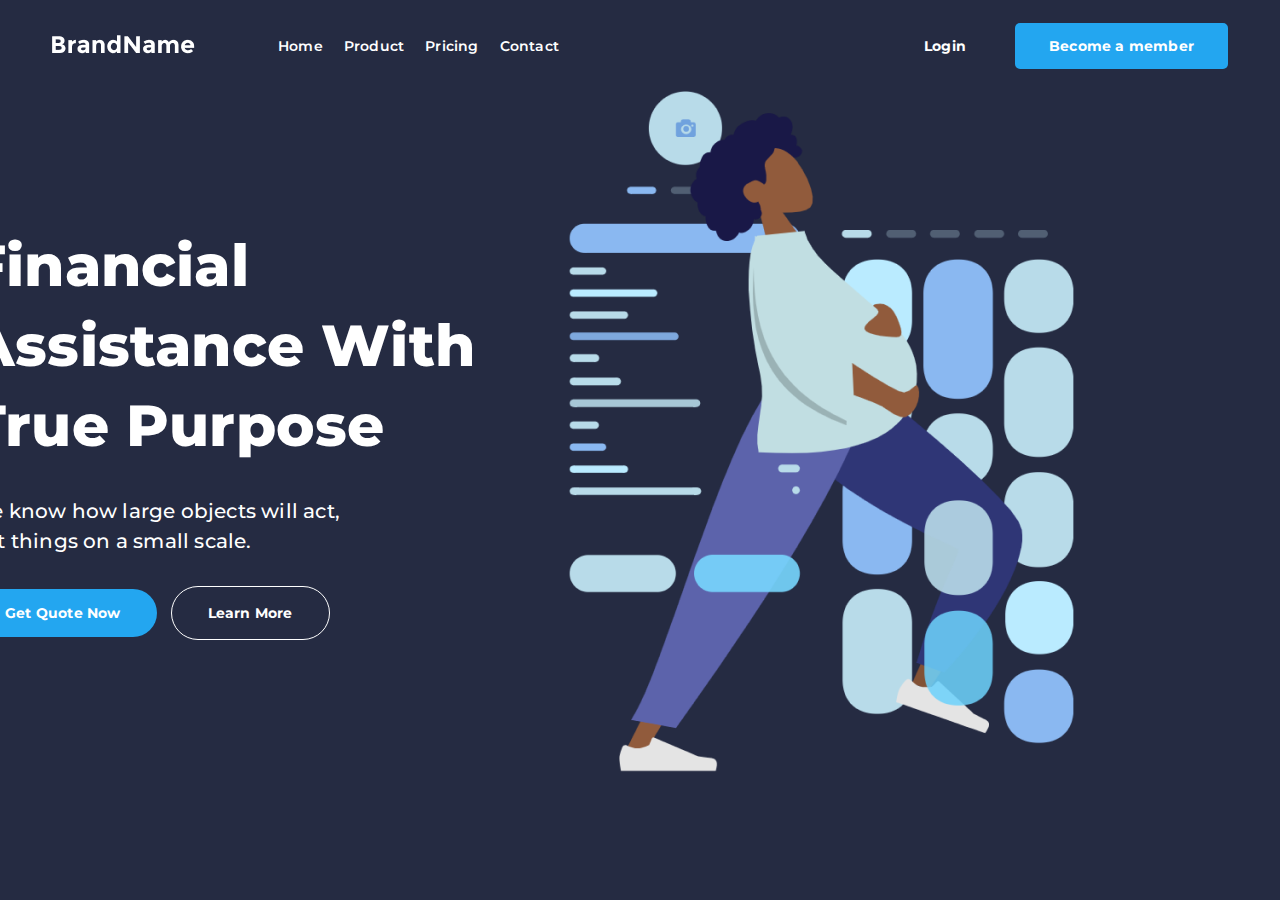
<file: index.html>
<!DOCTYPE html>
<html lang="en">

<head>
    <meta charset="UTF-8">
    <meta http-equiv="X-UA-Compatible" content="IE=edge">
    <meta name="viewport" content="width=device-width, initial-scale=1.0">
    <title>Financial</title>
    <link href="https://fonts.googleapis.com/css?family=Montserrat:500,600,700,800" rel="stylesheet" />
    <link rel="stylesheet" href="css/reset.css">
    <link rel="stylesheet" href="css/style.css">
</head>

<body>

    <header class="header">
        <div class="container">
            <div class="header__inner">
                <a class="logo" href=""><img class="logo__img" src="image/BrandName.png" alt=""></a>

                <nav class="menu">
                    <ul class="menu__list">
                        <li class="menu__item"><a class="menu__list-link" href="#">Home</a></li>
                        <li class="menu__item"><a class="menu__list-link" href="#">Product</a></li>
                        <li class="menu__item"><a class="menu__list-link" href="#">Pricing</a></li>
                        <li class="menu__item"><a class="menu__list-link" href="#">Contact</a></li>
                    </ul>
                </nav>

                <div class="menu__bar">
                    <a href="" class="login__bar">Login</a>
                    <a href="" class="join__bar">Become a member</a>
                </div>

            </div>
        </div>

    </header>

    <div class="top">
        <div class="container">
            <div class="top__inner">
                <div class="top__inside">

                    <h1 class="top__title">
                        Financial <br> Assistance With <br> True Purpose
                    </h1>

                    <p class="top__text">
                        We know how large objects will act,<br>
                        but things on a small scale.
                    </p>

                    <div class="top__navigate">
                        <button class="top-link">Get Quote Now</button>
                        <button class="top__link-more">Learn More</button>
                    </div>
                </div>
                <img class="top__big-image" src="image/big__image.png" alt="">
            </div>
        </div>

    </div>



</body>

</html>
</file>
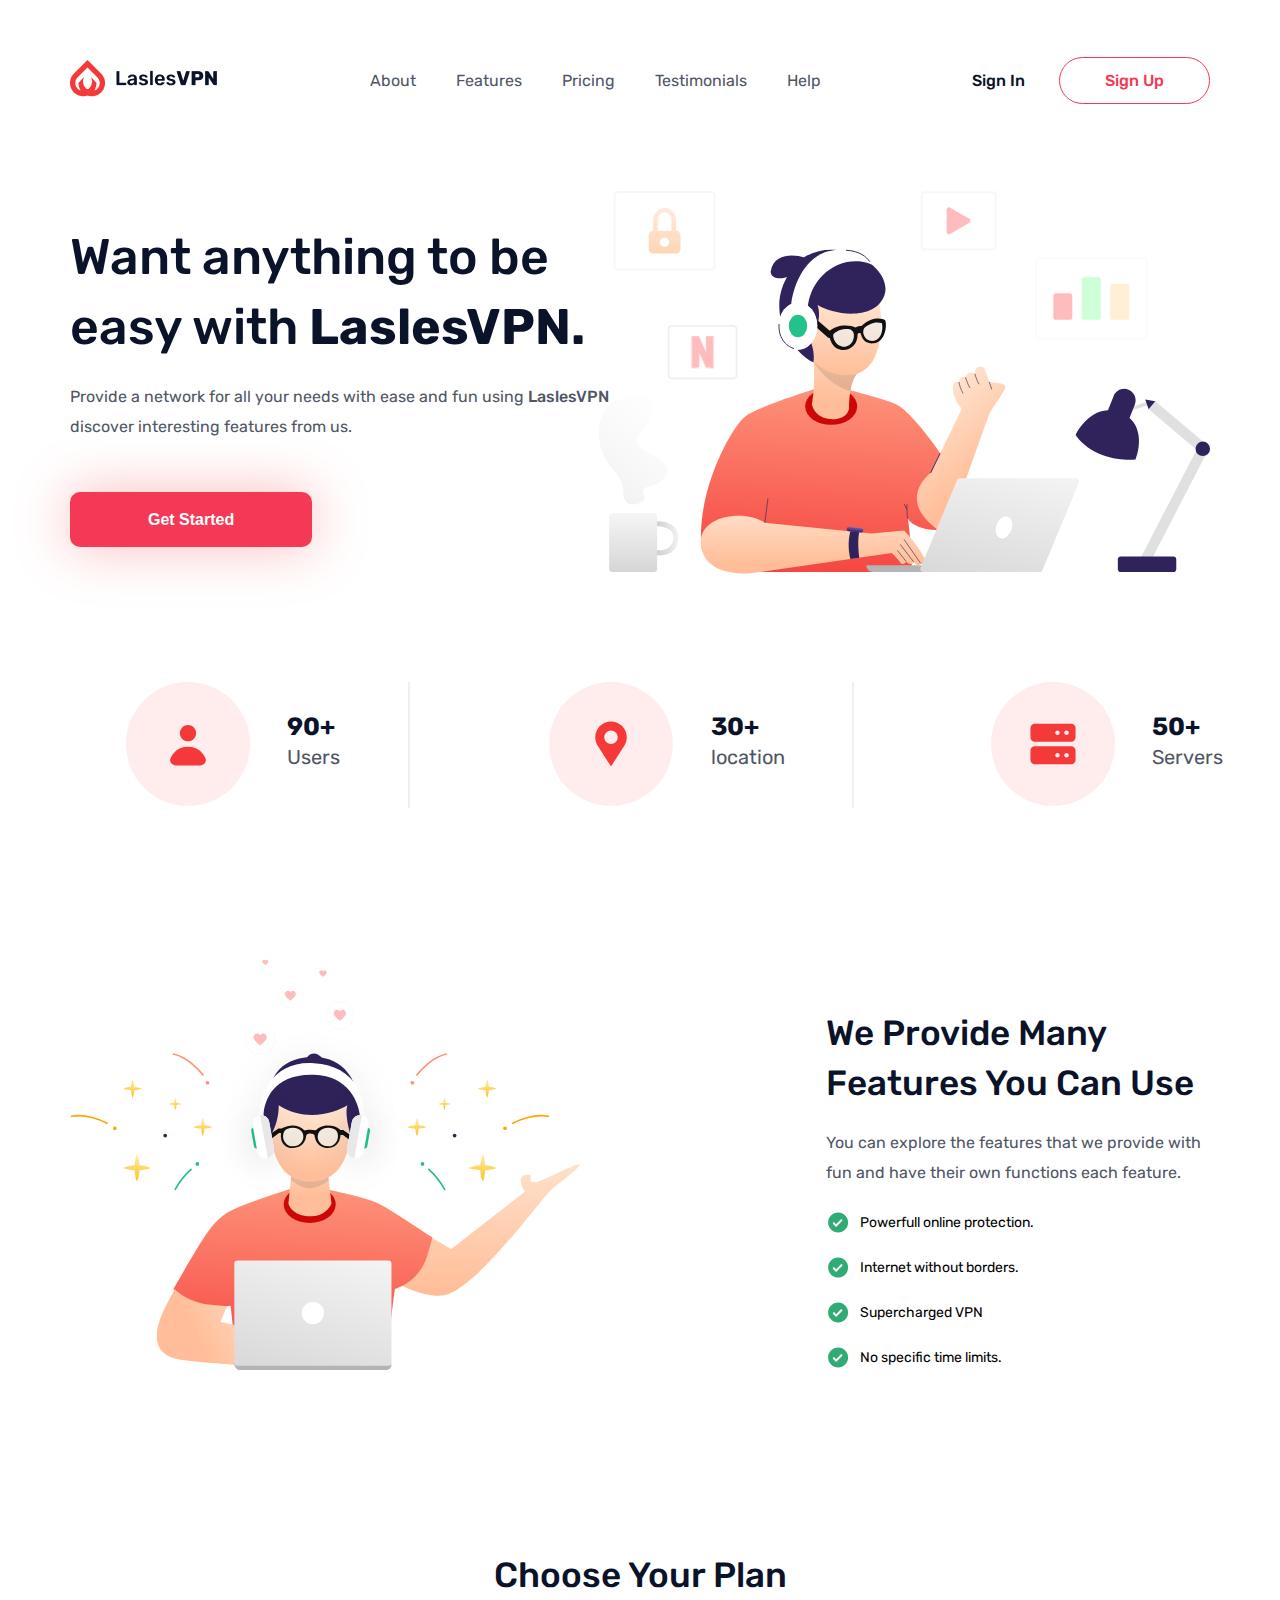
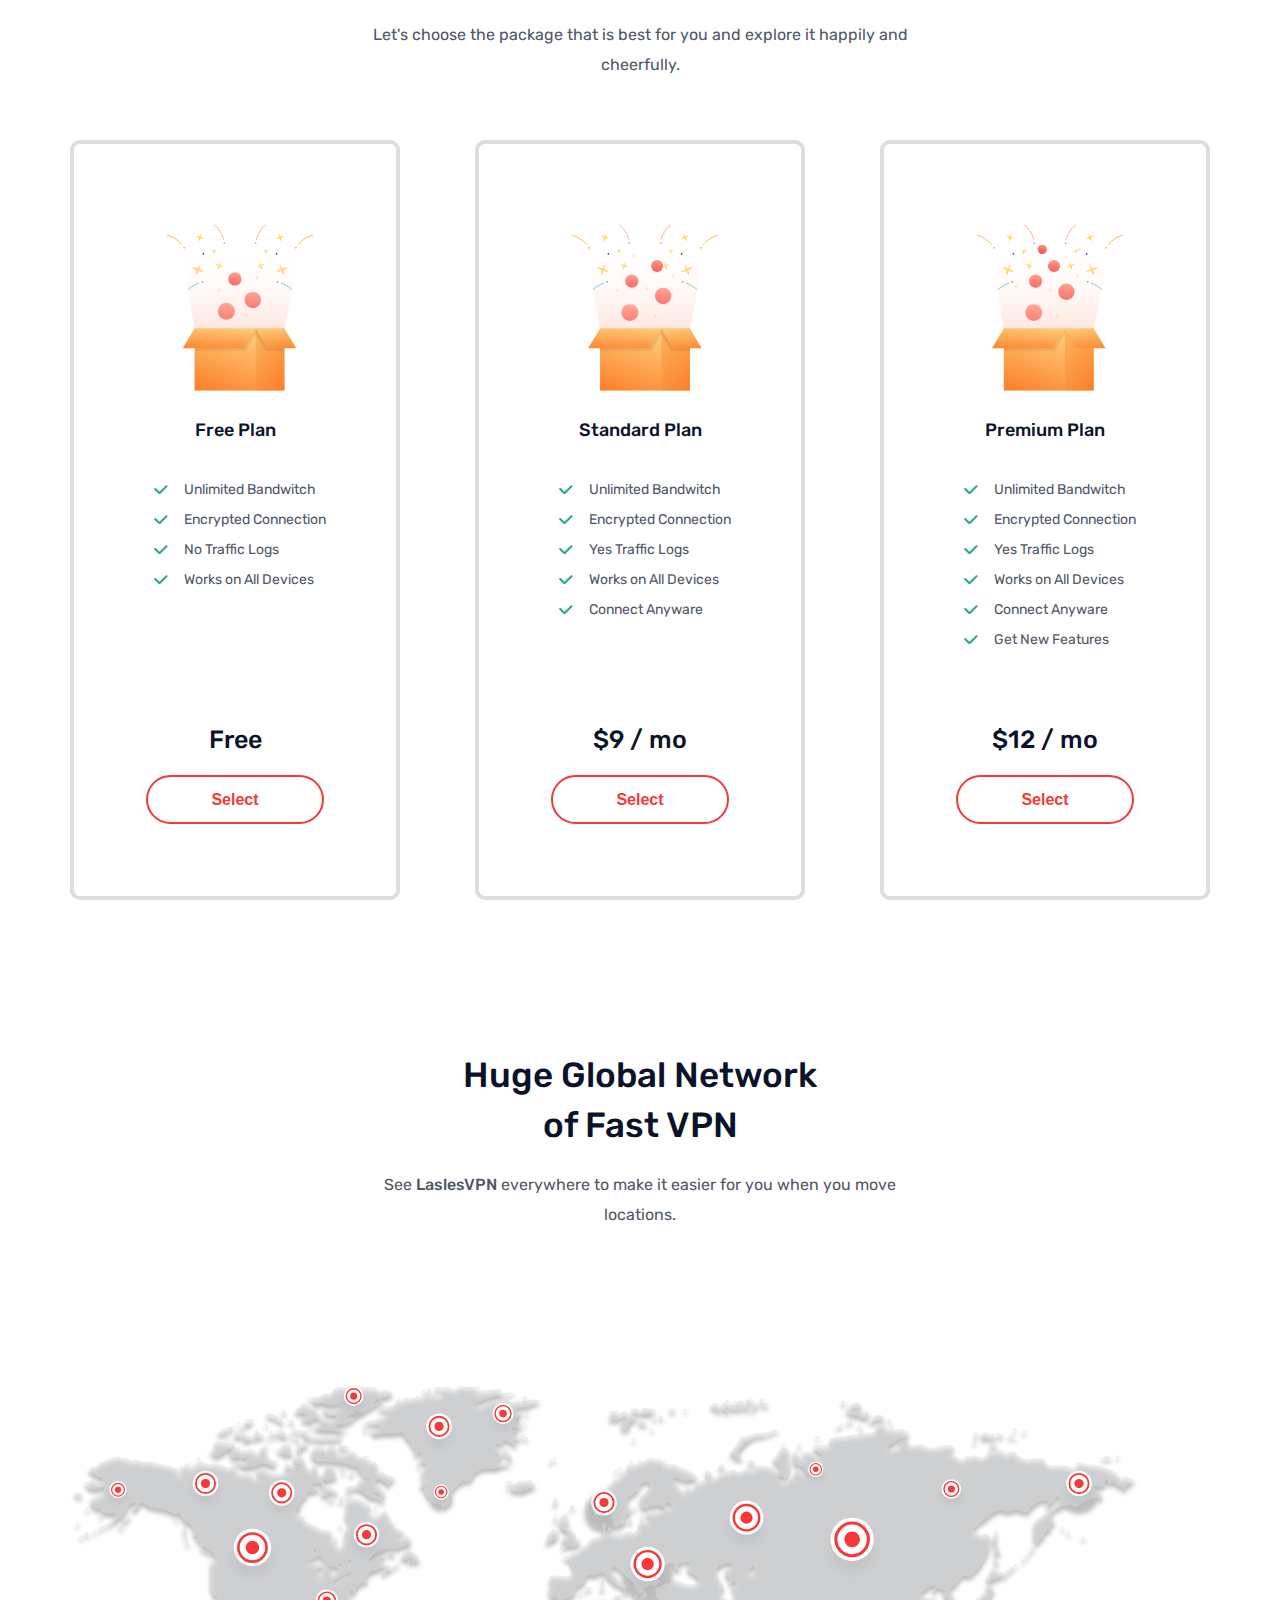
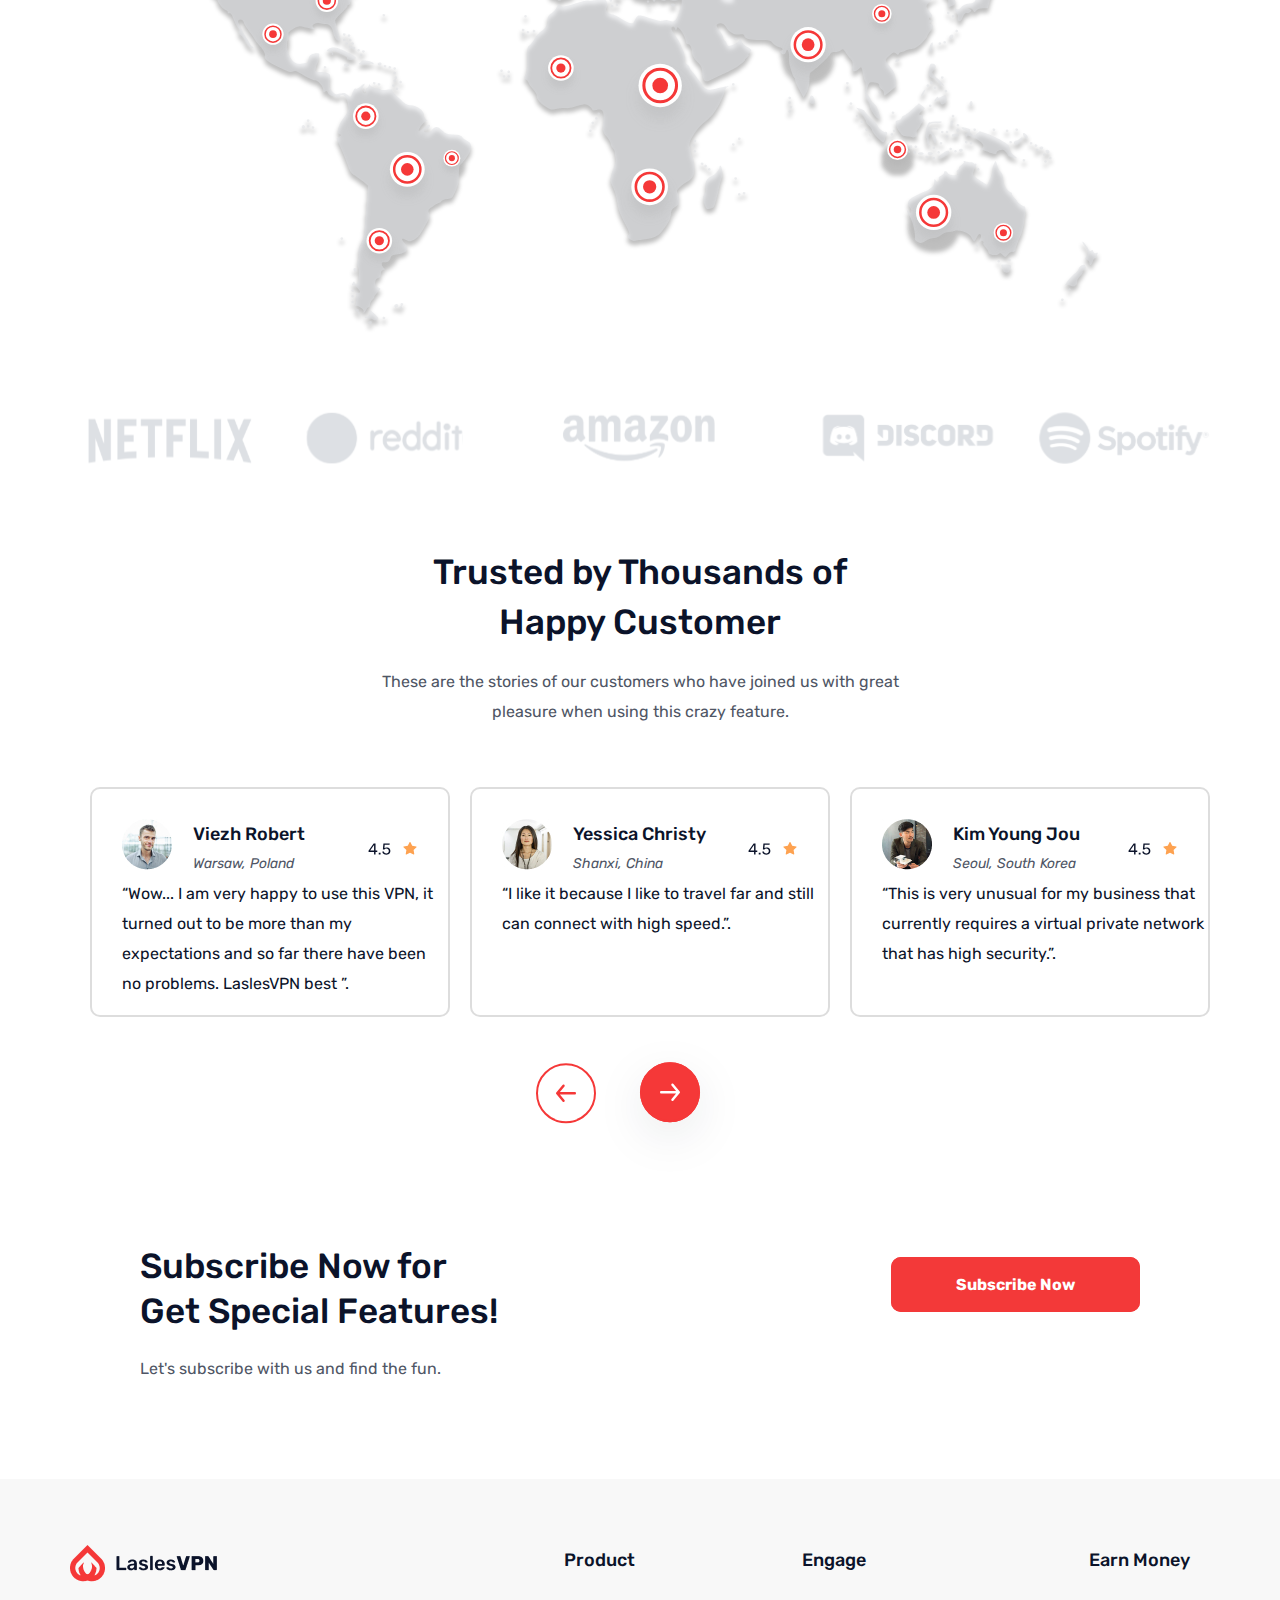
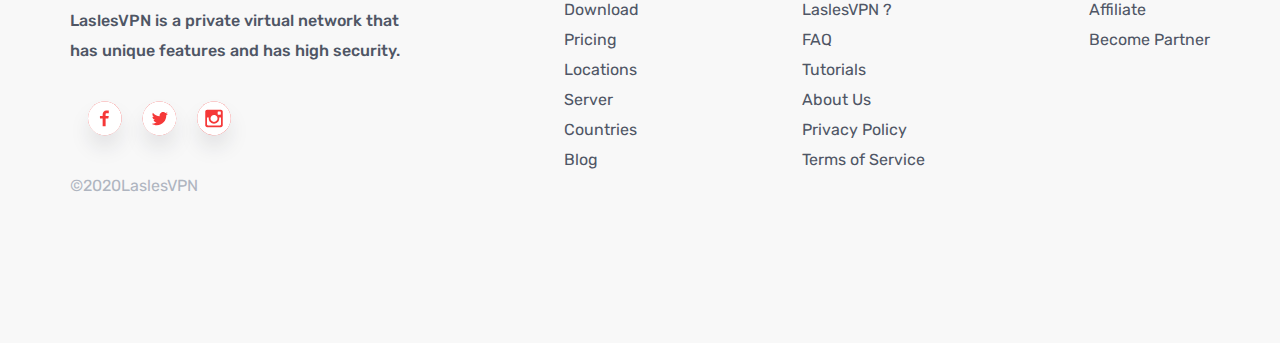
<file: projekt-Lasle Vpn/index.html>
<!doctype html>
<html lang="eng">

<head>
    <meta charset="UTF-8">
    <meta name="viewport"
        content="width=device-width, user-scalable=no, initial-scale=1.0, maximum-scale=1.0, minimum-scale=1.0">
    <meta http-equiv="X-UA-Compatible" content="ie=edge">
    <title>LasslessVpn</title>
     <link rel="preconnect" href="https://fonts.gstatic.com">
    <link href="https://fonts.googleapis.com/css2?family=Rubik:wght@400;500;700&display=swap" rel="stylesheet">
    <link rel="stylesheet" href="css/reset.css">
    <link rel="stylesheet" href="css/jquery.fancybox.css">
    <link rel="stylesheet" href="css/slick.css">
    <link rel="stylesheet" href="css/style.css">
    <link rel="stylesheet" href="css/media.css">
</head>

<body>
    <header class="header">
        <div class="container">
            <div class="header__inner">
                <a class="logo" href="#">
                    <img class="header__logo" src="image/Logo_vpn.png" alt="Logo">
                </a>
                <nav class="header__menu">
                    <div class="menu__btn">
                        <span></span>
                    </div>
                    <ul class="menu__list">
                        <li class="menu__list-item"><a class="menu__list-link" href="#">About</a>
                        </li>
                        <li class="menu__list-item"><a class="menu__list-link" href="#">Features</a>
                        </li>
                        <li class="menu__list-item"><a class="menu__list-link" href="#">Pricing</a>
                        </li>
                        <li class="menu__list-item"><a class="menu__list-link" href="#">Testimonials</a>
                        </li>
                        <li class="menu__list-item"><a class="menu__list-link" href="#">Help</a>
                        </li>
                    </ul>
                </nav>

                <div class="user__nav">
                    <a href="#" class="user__nav-link">Sign In</a>
                    <a href="#" class="user__nav-btn">Sign Up</a>
                </div>
            </div>
        </div>
    </header>

    <section class="top">
        <div class="container">
            <div class="top__inner">
                <h1 class="top__title">
                    Want anything to be <br> easy with <span>LaslesVPN.</span>
                </h1>
                <p class="top__text">
                    Provide a network for all your needs with ease and fun using <b>LaslesVPN</b> <br> discover
                    interesting features
                    from us.
                </p>
                <button class="top__btn">Get Started</button>
            </div>
        </div>
    </section>

     <section class="info">
        <div class="container">
            <div class="info__inner">
                <div class="info__selected">
                    <img class="users__info" src="image/user.svg" alt="">
                    <div class="numbers__info">
                        <div class="num__info">90+</div>
                        <h3 class="name__info">Users</h3>
                    </div>
                </div>
                <div class="info__line"></div>

                <div class="info__selected">
                    <img class="users__info" src="image/location.svg" alt="">
                    <div class="numbers__info">
                        <div class="num__info">30+</div>
                        <h3 class="name__info">location</h3>
                    </div>
                </div>

                <div class="info__line"></div>

                <div class="info__selected">
                    <img class="users__info" src="image/Server.svg" alt="">
                    <div class="numbers__info">
                        <div class="num__info">50+</div>
                        <h3 class="name__info">Servers</h3>
                    </div>
                </div>

            </div>
    </section>

   <section class="features">
        <div class="container">
            <div class="features__inner">
                <img class="features__inner-img" src="image/top-bg_2.svg" alt="">
                <div class="features__inner-content">
                    <h2 class="features__inner-title">
                        We Provide Many <br> Features You Can Use
                    </h2>
                    <p class="features__inner-text">
                        You can explore the features that we provide with fun and have their own functions each feature.
                    </p>
                    <ul class="features__list">
                        <li class="features__list-item">Powerfull online protection.</li>
                        <li class="features__list-item">Internet without borders.</li>
                        <li class="features__list-item">Supercharged VPN</li>
                        <li class="features__list-item">No specific time limits.</li>
                    </ul>
                </div>
            </div>
        </div>
    </section>

   <section class="plan">
        <div class="container">
            <div class="plan__inner">
                <div class="plan__top">
                    <h3 class="plan__title">
                        Choose Your Plan
                    </h3>

                    <p class="plan__text">
                        Let's choose the package that is best for you and explore it happily and <br> cheerfully.
                    </p>
                </div>
                <div class="plan__parts-desk">
                    <div class="plan__parts">
                        <img class="plan__image" src="image/present_1.svg" alt="">
                        <p class="plan__support">
                            Free Plan
                        </p>
                        <ul class="plan__list">
                            <li class="plan__list-item">Unlimited Bandwitch</li>
                            <li class="plan__list-item">Encrypted Connection</li>
                            <li class="plan__list-item">No Traffic Logs</li>
                            <li class="plan__list-item">Works on All Devices</li>
                        </ul>
                        <div class="plan__bottom swap">
                            <h3 class="plan__num">Free</h3>
                            <button class="plan__btn">Select</button>
                        </div>
                    </div>

                    <div class="plan__parts">
                        <img class="plan__image" src="image/present_2.svg" alt="">
                        <p class="plan__support">
                            Standard Plan
                        </p>
                        <ul class="plan__list">
                            <li class="plan__list-item">Unlimited Bandwitch</li>
                            <li class="plan__list-item">Encrypted Connection</li>
                            <li class="plan__list-item">Yes Traffic Logs</li>
                            <li class="plan__list-item">Works on All Devices</li>
                            <li class="plan__list-item">Connect Anyware</li>
                        </ul>
                        <div class="plan__bottom swip">
                            <h3 class="plan__num">$9 / mo</h3>
                            <button class="plan__btn">Select</button>
                        </div>
                    </div>

                    <div class="plan__parts">
                        <img class="plan__image " src="image/present_3.svg" alt="">
                        <p class="plan__support">
                            Premium Plan
                        </p>
                        <ul class="plan__list">
                            <li class="plan__list-item">Unlimited Bandwitch</li>
                            <li class="plan__list-item">Encrypted Connection</li>
                            <li class="plan__list-item">Yes Traffic Logs</li>
                            <li class="plan__list-item">Works on All Devices</li>
                            <li class="plan__list-item">Connect Anyware</li>
                            <li class="plan__list-item">Get New Features</li>
                        </ul>
                        <div class="plan__bottom">
                            <h3 class="plan__num">$12 / mo</h3>
                            <button class="plan__btn">Select</button>
                        </div>
                    </div>
                </div>
            </div>
        </div>

    </section>

     <section class="map">
        <div class="container">
            <div class="map__inner">
                <h3 class="map__title">
                    Huge Global Network <br> of Fast VPN
                </h3>
                <p class="map__text">
                    See <b>LaslesVPN</b> everywhere to make it easier for you when you move <br> locations.
                </p>

                <img class="map__image" src="image/Huge Global.svg" alt="">
            </div>
            <ul class="map__part">
                <li class="map__part-item">
                    <a class="map__part-links" href="#">
                        <img class="map__part-image" src="image/netflix.svg" alt="">
                    </a>
                </li>
                <li class="map__part-item">
                    <a class="map__part-links" href="#">
                        <img class="map__part-image" src="image/reddit.svg" alt="">
                    </a>
                </li>
                <li class="map__part-item">
                    <a class="map__part-links" href="#">
                        <img class="map__part-image" src="image/amazon.svg" alt="">
                    </a>
                </li>
                <li class="map__part-item">
                    <a class="map__part-links" href="#">
                        <img class="map__part-image" src="image/discord.svg" alt="">
                    </a>
                </li>
                <li class="map__part-item">
                    <a class="map__part-links" href="#">
                        <img class="map__part-image" src="image/spotify.svg" alt="">
                    </a>
                </li>
            </ul>

            <div class="map__block">
                <h3 class="map__title-top">
                    Trusted by Thousands of <br> Happy Customer
                </h3>
                <p class="man__text-middle">
                    These are the stories of our customers who have joined us with great <br> pleasure when using this
                    crazy
                    feature.
                </p>
            </div>
        </div>

    </section>

    <section class="slider">
        <div class="container">
            <div class="slider__inner">
                <div class="slider__man-item">
                    <img class="slider__man-image" src="image/man_1.jpg" alt="">
                    <div class="slider__man-info">
                        <div class="slider__man-position">
                            <p class="slider__man-name">
                                Viezh Robert
                            </p>
                            <address class="slider__man-adress">
                                Warsaw, Poland
                            </address>
                        </div>
                        <img class="slider__star-num" src="image/star_num.svg" alt="">
                    </div>
                    <blockquote class="slider__man-text ">
                        “Wow... I am very happy to use this VPN, it turned out to be more than my expectations
                        and so far there have been no problems. LaslesVPN best ”.
                    </blockquote>
                </div>

                <div class="slider__man-item">
                    <img class="slider__man-image" src="image/women_2.jpg" alt="">
                    <div class="slider__man-info">
                        <div class="slider__man-position">
                            <p class="slider__man-name">
                                Yessica Christy
                            </p>
                            <address class="slider__man-adress">
                                Shanxi, China
                            </address>
                        </div>
                        <img class="slider__star-num" src="image/star_num.svg" alt="">
                    </div>
                    <blockquote class="slider__man-text">
                        “I like it because I like to travel far and still can connect with high speed.”.
                    </blockquote>
                </div>

                <div class="slider__man-item">
                    <img class="slider__man-image" src="image/man_3.jpg" alt="">
                    <div class="slider__man-info">
                        <div class="slider__man-position">
                            <p class="slider__man-name">
                                Kim Young Jou
                            </p>
                            <address class="slider__man-adress">
                                Seoul, South Korea
                            </address>
                        </div>
                        <img class="slider__star-num" src="image/star_num.svg" alt="">
                    </div>
                    <blockquote class="slider__man-text">
                        “This is very unusual for my business that currently requires a virtual private network that has
                        high security.”.
                    </blockquote>
                </div>

            </div>
            <ul class="nav__slider-arrow">
                <li><a class="nav__slider-link" href="">
                        <img class="nav__slider-left" src="image/left_arrow.svg" alt="">
                    </a></li>
                <li><a class="nav__slider-link" href="">
                        <img class="nav__slider-right" src="image/right-arrow.svg" alt="">
                    </a></li>
            </ul>

            <div class="nav__subscribe">
                <div class="nav__subscribe-item">
                    <div class="nav__subscribe-poet">
                        <h3 class="nav__subscribe-gimn">
                            Subscribe Now for <br> Get Special Features!
                        </h3>
                        <p class="nav__subscribe-poem">
                            Let's subscribe with us and find the fun.
                        </p>
                    </div>
                    <div class="nav__subscribe-info">
                        <a class="nav__subscribe__link" href="">Subscribe Now</a>
                    </div>
                </div>
            </div>

    </section>

    <section class="footer">
        <div class="container">
            <div class="footer__inner">
                <div class="footer__inner-item">
                    <img class="footer__image" src="image/Logo_vpn.png" alt="">

                    <p class="footer__title">
                        LaslesVPN is a private virtual network that <br> has unique features and has high security.
                    </p>

                    <div class="footer__mail-info">
                        <a class="footer__mail-item" href="#"><img class="footer__mail-link" src="image/Facebook.svg"
                                alt="mail"></a>
                        <a class="footer__mail-item" href="#"><img class="footer__mail-link" src="image/Twitter.svg"
                                alt="mail"></a>
                        <a class="footer__mail-item" href="#"><img class="footer__mail-link" src="image/Instagram.svg"
                                alt="mail"></a>
                    </div>
                    <div class="footer__date">©2020LaslesVPN</div>
                </div>
                <div class="footer__product-name">
                    <h3 class="footer__product-text">Product</h3>
                    <ul class="footer__product">
                        <li class="footer__product-item">Download </li>
                        <li class="footer__product-item">Pricing</li>
                        <li class="footer__product-item">Locations</li>
                        <li class="footer__product-item">Server</li>
                        <li class="footer__product-item">Countries</li>
                        <li class="footer__product-item">Blog</li>
                    </ul>
                </div>

                <div class="footer__engage-name">
                    <h3 class="footer__engage-text">Engage</h3>
                    <ul class="footer__engage">
                        <li class="footer__engage-item">LaslesVPN ? </li>
                        <li class="footer__engage-item">FAQ</li>
                        <li class="footer__engage-item">Tutorials</li>
                        <li class="footer__engage-item">About Us</li>
                        <li class="footer__engage-item">Privacy Policy</li>
                        <li class="footer__engage-item">Terms of Service</li>
                    </ul>
                </div>

                <div class="footer__earn-name">
                    <h3 class="footer__earn-text">Earn Money</h3>
                    <ul class="footer__earn">
                        <li class="footer__earn-item">Affiliate</li>
                        <li class="footer__earn-item">Become Partner</li>
                    </ul>
                </div>
            </div>
        </div>
    </section> 

<script src="https://code.jquery.com/jquery-3.6.0.min.js"></script>
<script src="js/slick.min.js"></script>
<script src="js/jquery.fancybox.min.js"></script>
<script src="js/main.js"></script>
</body>

</html>
</file>
<file: css/style.css>
*,
*::after,
*::before {
    box-sizing: border-box;
}


body {
    font-family: 'Montserrat';
    font-size: 16px;
    background-color: #252B42;
    color: #FFFFFF
}

a {
    text-decoration: none;
}

.container {
    max-width: 1196px;
    padding: 0 10px;
    margin: 0 auto;
}

.header__inner {
    height: 91px;
    display: flex;
    justify-content: flex-start;
    align-items: center;
}

.menu__bar {
    margin-left: auto;
}

.menu__list {
    display: flex;

}

.logo {
    margin-right: 83px;
}

.menu__list-link {
    margin-right: 21px;
    font-family: 'Montserrat';
    font-weight: 600;
    font-size: 14px;
    line-height: 24px;
    letter-spacing: 0.2px;
    color: #FFFFFF;
}

.login__bar {
    margin-right: 45px;
    font-family: 'Montserrat';
    font-weight: 700;
    font-size: 14px;
    line-height: 22px;
    letter-spacing: 0.2px;
    color: #FFFFFF;
}

.join__bar {
    padding: 14px 34px;
    border: 1px solid #23A6F0;
    background-color: #23A6F0;
    border: transparent;
    border-radius: 5px;
    color: #FFFFFF;
    font-family: 'Montserrat';
    font-weight: 700;
    font-size: 14px;
    line-height: 22px;
    letter-spacing: 0.2px;

}

.top__inner {
    display: flex;

}

.top__inside {
    padding: 135px 30px 135px 0;
    margin-left: -83px;
}

.top__title {
    font-family: 'Montserrat';
    font-weight: 800;
    font-size: 58px;
    line-height: 80px;
    letter-spacing: 0.2px;
    color: #FFFFFF;
    margin-bottom: 30px;

}

.top__text {
    font-family: 'Montserrat';
    font-weight: 500;
    font-size: 20px;
    line-height: 30px;
    letter-spacing: 0.2px;
    color: #FFFFFF;
    margin-bottom: 30px;
}



.top-link {
    font-family: 'Montserrat';
    font-weight: 700;
    font-size: 14px;
    line-height: 22px;
    text-align: center;
    letter-spacing: 0.2px;
    color: #FFFFFF;
    padding: 13px 36px;
    background: #23A6F0;
    border-radius: 37px;
    border: transparent;

}

.top__link-more {
    font-family: 'Montserrat';
    font-weight: 700;
    font-size: 14px;
    line-height: 22px;
    text-align: center;
    letter-spacing: 0.2px;
    color: #FFFFFF;
    background: #252B42;
    padding: 15px 36px;
    border: 1px solid #FFFFFF;
    box-sizing: border-box;
    border-radius: 37px;
    margin-left: 10px;

}

.top__big-image {
    position: absolute;
    right: 100px;
}
</file>
<file: projekt-Lasle Vpn/css/style.css>
* {
    box-sizing: border-box;
}

body {
    font-family: 'Rubik', sans-serif;
    font-size: 16px;
    font-weight: 400;
    line-height: 19px;

}

span {
    font-weight: 700;
}

b {
    font-weight: 500;

}

.swap {
    padding-top: 60px;
}

.swip {
    padding-top: 30px;
}

a,
li {
    list-style: none;
}


.container {
    max-width: 1160px;
    padding: 0 10px;
    margin: 0 auto;

}

.header__inner {
    padding-top: 60px;
    display: flex;
    justify-content: space-between;
    align-items: center;

}

.menu__list {
    display: flex;
}

.menu__list-item+.menu__list-item {
    margin-left: 40px;
}

.menu__list-link {
    color: #4F5665;
    font-size: 16px;
    line-height: 19px;
    font-weight: 400;
    text-decoration: none;

}

.user__nav {
    cursor: pointer;
}

.user__nav-link {
    color: #0B132A;
    font-weight: 500;
    font-size: 16px;
    line-height: 19px;
    text-decoration: none;

}

.user__nav-btn {
    color: #F53855;
    border: 1px solid #F53855;
    padding: 13px 45px;
    border-radius: 50px;
    font-weight: 500;
    font-size: 16px;
    line-height: 19px;
    margin-left: 30px;
    text-decoration: none;
}

.top__inner {
    padding: 121px 0 100px;
    background-image: url('../image/top-bg.svg');
    background-repeat: no-repeat;
    background-position: bottom right;
    background-position-y: 90px;


}

.top__title {
    color: #0B132A;
    font-weight: 500;
    font-size: 50px;
    line-height: 70px;
    margin-bottom: 20px;
    max-width: 555px;
}

.top__text {
    color: #4F5665;
    font-size: 16px;
    line-height: 30px;
    font-weight: 400;
    max-width: 555px;
    margin-bottom: 50px;
}

.top__btn {
    display: inline-block;
    color: #FFFFFF;
    font-weight: 700;
    font-size: 16px;
    line-height: 19px;
    padding: 18px 78px;
    background-color: #F53855;
    box-shadow: 0 0 54px rgba(245, 56, 56, 0.35);
    border-radius: 10px;
    border: none;
    cursor: pointer;
}

.info__inner {
    padding: 35px 56px 30px;
    background-color: #fff;
    display: flex;
    justify-content: space-between;
    flex-wrap: nowrap;
}

.info__selected {
    width: 100.%;
    display: flex;

}

.users__info {
    float: left;
    padding-right: 37px;

}

.info__line {
    border-left: 2px solid rgb(238, 239, 242);
    height: 126px;
    width: 0px;
    margin: 0 auto;

}

.num__info {
    font-weight: 700;
    font-size: 25px;
    line-height: 30px;
    color: #0B132A;
}

.name__info {
    font-weight: 400;
    font-size: 20px;
    line-height: 30px;
    color: #4F5665;
}

.numbers__info {
    padding-top: 30px;
}

.features {
    padding: 100px 0 30px;
}


.features__inner {
    display: flex;
    justify-content: space-between;
    margin-bottom: 132px;

}

.features__inner-content {
    max-width: 384px;
    padding-top: 70px;
}

.features__inner-title {
    font-family: 'Rubik', sans-serif;
    font-weight: 500;
    font-size: 35px;
    line-height: 50px;
    color: #0B132A;
    margin-bottom: 20px;
}

.features__inner-text {
    font-family: 'Rubik', sans-serif;
    font-weight: 400;
    font-size: 16px;
    line-height: 30px;
    color: #4F5665;
    margin-bottom: 20px;
}

.features__list {
    list-style: none;
}

.features__list-item {
    font-style: normal;
    font-weight: normal;
    font-size: 14px;
    line-height: 30px;
    margin-bottom: 15px;
    padding-left: 34px;
    position: relative;
}

.features__list-item::before {
    content: "";
    position: absolute;
    top: 2px;
    left: 0;
    width: 24px;
    height: 24px;
    background-image: url('../image/Group.svg');
}


.plan__top {
    text-align: center;
}

.plan__title {
    font-weight: 500;
    font-size: 35px;
    line-height: 50px;
    color: #0B132A;
    margin-bottom: 20px;
}

.plan__text {
    font-weight: 400;
    font-size: 16px;
    line-height: 30px;
    color: #4F5665;
    text-align: center;
    margin-bottom: 60px;
}

.plan__parts-desk {
    display: flex;
    justify-content: space-between;
    flex-wrap: nowrap;
}

.plan__parts {
    width: 330px;
    height: 760px;
    background: #FFFFFF;
    border: 4px solid #DDDDDD;
    border-radius: 10px;
    margin-bottom: 150px;

}

.plan__image {
    padding: 80px 93px 0;
    margin-bottom: 20px;

}

.plan__support {
    text-align: center;
    font-weight: 500;
    font-size: 18px;
    line-height: 30px;
    color: #0B132A;

}

.plan__list {
    padding: 30px 80px 70px;
    list-style: none;
    white-space: nowrap;



}

.plan__list-item {
    font-weight: 400;
    font-size: 14px;
    line-height: 30px;
    color: #4F5665;
    padding-left: 30px;
    position: relative;


}

.plan__list-item::before {
    content: "";
    position: absolute;
    top: 10px;
    left: 0;
    width: 14px;
    height: 9px;
    background-image: url('../image/Vector.svg');

}

.plan__bottom {

    text-align: center;

}

.plan__num {
    font-style: 400;
    font-weight: 500;
    font-size: 25px;
    line-height: 30px;
    color: #0B132A;
    margin-bottom: 20px;
}

.plan__btn {
    font-weight: 700;
    font-size: 16px;
    line-height: 19px;
    color: #F53838;
    border: 2px solid #F53838;
    background-color: #fff;
    border-radius: 50px;
    padding: 13px 63px 13px;
    cursor: pointer;
    -webkit-transition: box-shadow 300ms ease-in-out, color 300ms ease-in-out;
    transition: box-shadow 300ms ease-in-out, color 300ms ease-in-out;

}

.plan__btn:hover {
    color: #0B132A;
    box-shadow: 0 0 40px 40px #e74c3c inset;
}

.map__title {
    text-align: center;
    margin-bottom: 20px;
    font-weight: 500;
    font-size: 35px;
    line-height: 50px;
    color: #0B132A;
}

.map__text {
    text-align: center;
    margin-bottom: 156px;
    font-weight: 400;
    font-size: 16px;
    line-height: 30px;
    color: #4F5665;
}

.map__part {
    display: flex;
    -moz-box-align: center;
    align-items: center;
    -moz-box-pack: justify;
    justify-content: space-between;
}

.map__part-item {
    list-style: none;
}

.map__block {
    text-align: center;
    margin-bottom: 60px;
}

.map__title-top {
    font-weight: 500;
    font-size: 35px;
    line-height: 50px;
    color: #0B132A;
    margin-bottom: 20px;
}

.man__text-middle {
    font-size: 16px;
    line-height: 30px;
    text-align: center;
    color: #4F5665;
}

.map__image {
    display: flex;
    justify-content: center;
    align-items: center;
}

.slider__inner {
    display: flex;
}

.slider__man-item {
    padding-top: 30px;
    background: #FFFFFF;
    border: 2px solid #DDDDDD;
    border-radius: 10px;
    width: 400px;
    height: 230px;
    margin-left: 20px;

}

.slider__man-image {
    float: left;
    padding-right: 21px;
    margin-left: 30px;

}

.slider__man-info {
    display: flex;
    justify-content: space-between;


}


.slider__man-name {
    font-weight: 500;
    font-size: 18px;
    line-height: 30px;
    color: #0B132A;

}

.slider__star-num {
    padding-right: 30px;
}

.slider__man-adress {
    font-weight: 400;
    font-size: 14px;
    line-height: 30px;
    color: #4F5665;
}

.slider__man-text {
    font-weight: normal;
    font-size: 16px;
    line-height: 30px;
    color: #0B132A;
    margin-left: 30px;
}

.nav__slider-arrow {
    display: flex;
    -moz-box-align: center;
    align-items: center;
    -moz-box-pack: justify;
    justify-content: center;
    list-style: none;
    padding-top: 15px
}

.nav__slider-left {
    padding-bottom: 27px;
}

.nav__subscribe-item {
    display: flex;
    justify-content: space-between;
}

.nav__subscribe-poet {
    padding: 59px 0 95px 70px;
}

.nav__subscribe-gimn {
    font-weight: 500;
    font-size: 35px;
    line-height: 45px;
    color: #0B132A;
    margin-bottom: 20px;
}

.nav__subscribe-poem {
    font-weight: 400;
    font-size: 16px;
    line-height: 30px;
    color: #4F5665
}

.nav__subscribe-info {
    padding: 87px 70px 62px 0;
}

.nav__subscribe__link {
    padding: 18px 65px 18px 65px;
    font-weight: 700;
    font-size: 16px;
    line-height: 25px;
    color: #FFFFFF;
    background: #F53838;
    border-color: #f33939;
    box-shadow: 0 0 54px 54px #f33939 inset, 0 0 0 0 #f33939;
    -webkit-transition: all 150ms ease-in-out;
    transition: all 150ms ease-in-out;
    border-radius: 10px;
    text-decoration: none;
}

.nav__subscribe__link:hover {
    box-shadow: 0 0 10px 0 #f33939 inset, 0 0 10px 4px #f33939;
}

.footer {
    background: #F8F8F8;
}

.footer__inner {
    padding-top: 66px;
    display: flex;
    justify-content: space-between;

}

.footer__title {
    padding: 20px 0 30px;
    font-weight: 500;
    font-size: 16px;
    line-height: 30px;
    color: #4F5665;
}



.footer__mail-link {
    margin-right: -20px;
}

.footer__date {
    font-weight: normal;
    font-size: 16px;
    line-height: 30px;
    color: #AFB5C0;
    padding-bottom: 142px;
}

.footer__product-item,
.footer__engage-item,
.footer__earn-item {
    font-weight: normal;
    font-size: 16px;
    line-height: 30px;
    color: #4F5665;
}

.footer__product-text,
.footer__engage-text,
.footer__earn-text {
    font-weight: 500;
    font-size: 18px;
    line-height: 30px;
    color: #0B132A;
    margin-bottom: 20px;
}

.menu__btn {
    width: 40px;
    height: 30px;
    display:none;
    
}
.menu__btn span {
    display: block;
    height: 2px;
    width: 100%;
    background-color:black;
    position: absolute;
    left: 0;
    top: 14px;
}

.menu__btn::after,
.menu__btn::before {
    content: "";
    position: absolute;
    width: 40px;
    height: 2px;
    background-color: #000;

}

.menu__btn::before {
top: 0;
}

.menu__btn::after {
bottom: 0;
}
</file>
<file: projekt-Lasle Vpn/css/media.css>
@media (max-width:992px) {
    .header__inner {
        flex-wrap: wrap;
        height: auto;
        padding-top: 25px;
    }

    .header__menu {
        order: 1;
        width: 100%;
    }

    .menu__list {
        justify-content: flex-end;
        padding-top: 30px;
    }

    .top__inner {
        background-image: none;
    }

    .features__inner-img {
        width: 40%;
    }


    .plan__parts-desk {
        flex-wrap: wrap;
        padding: 0 70px 70px;

    }
    .map__image {
        width: 80%;
    }
    .map__part {

        flex-wrap: wrap;
    }

    .slider__inner {
        flex-wrap: wrap;
    }
}

@media (max-width:860px) {
    .features__inner-img {
        width: 80%;
        margin: 0 auto;
    }

    .features__inner {
        flex-wrap: wrap;
    }

    .features__inner-content {
        max-width: 100%;
    }
}

@media (max-width:768px) {
    .top__inner {
        padding: 80px 0 60px;
    }

    .info__inner {
        padding-top: 10px;
        flex-wrap: wrap;

    }

    .info__line {
        border: none;
    }

    .plan__parts {
        padding: 30px 0 30px;
        margin-bottom: 30px;

    }
}

@media (max-width:320px) {
    .top__text {
        white-space: pre-line;
        font-size: 13px;
        line-height: 36px;
        text-align: center;
    }

    .plan__parts {
        width: 300px;
        height: 700px;
        margin-left: -75px;

       
    }
     
}


@media (max-width:524px) {
    .header__inner {
        display: block;
    }

    .menu__list {
        display: block;
        position: absolute;
        left: 0;
        right: 0;
        background-color: #fff;
        text-align: center;
        transition: all .3s;
        transform: translateY(-300%);
    }

    .menu__list.menu__list--active {
        transform: translateY(0%);
        transition: all .3s;
    }

    .menu__list-link {
        display: block;
        padding: 10px 0;
    }

    .menu__btn {
        display: block;
        position: absolute;
        right: 10px;
        top: 25px;
    }

    .user__nav {
        margin-left: 0;
        margin-right: 0;
        text-align: center;
        padding-top: 30px;
    }

    .menu__list-item+.menu__list-item {
        margin-left: 0;
    }

    .top__title,
    .features__inner-title {
        font-size: 28px;
        line-height: 32px;
    }

    .top__text {
        font-size: 15px;
        line-height: 32px;
        white-space: nowrap;
    }


}
</file>
